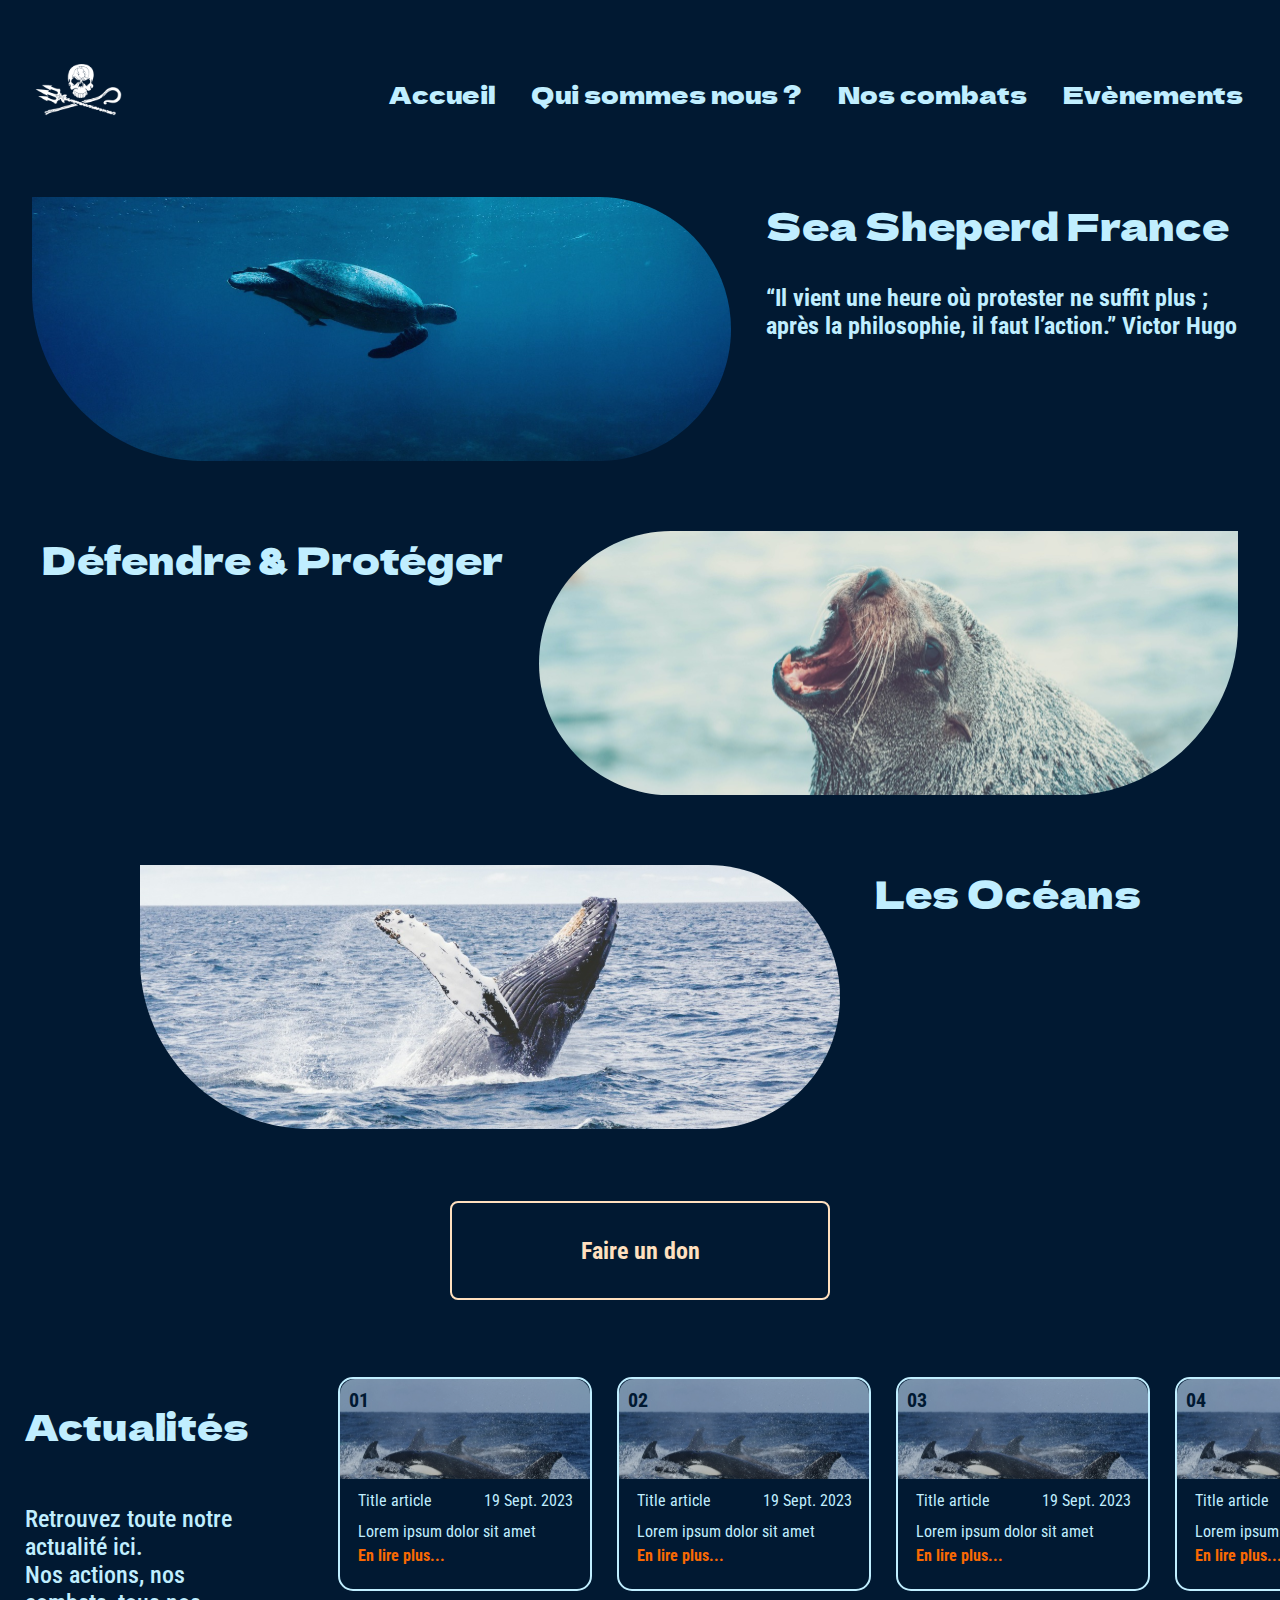
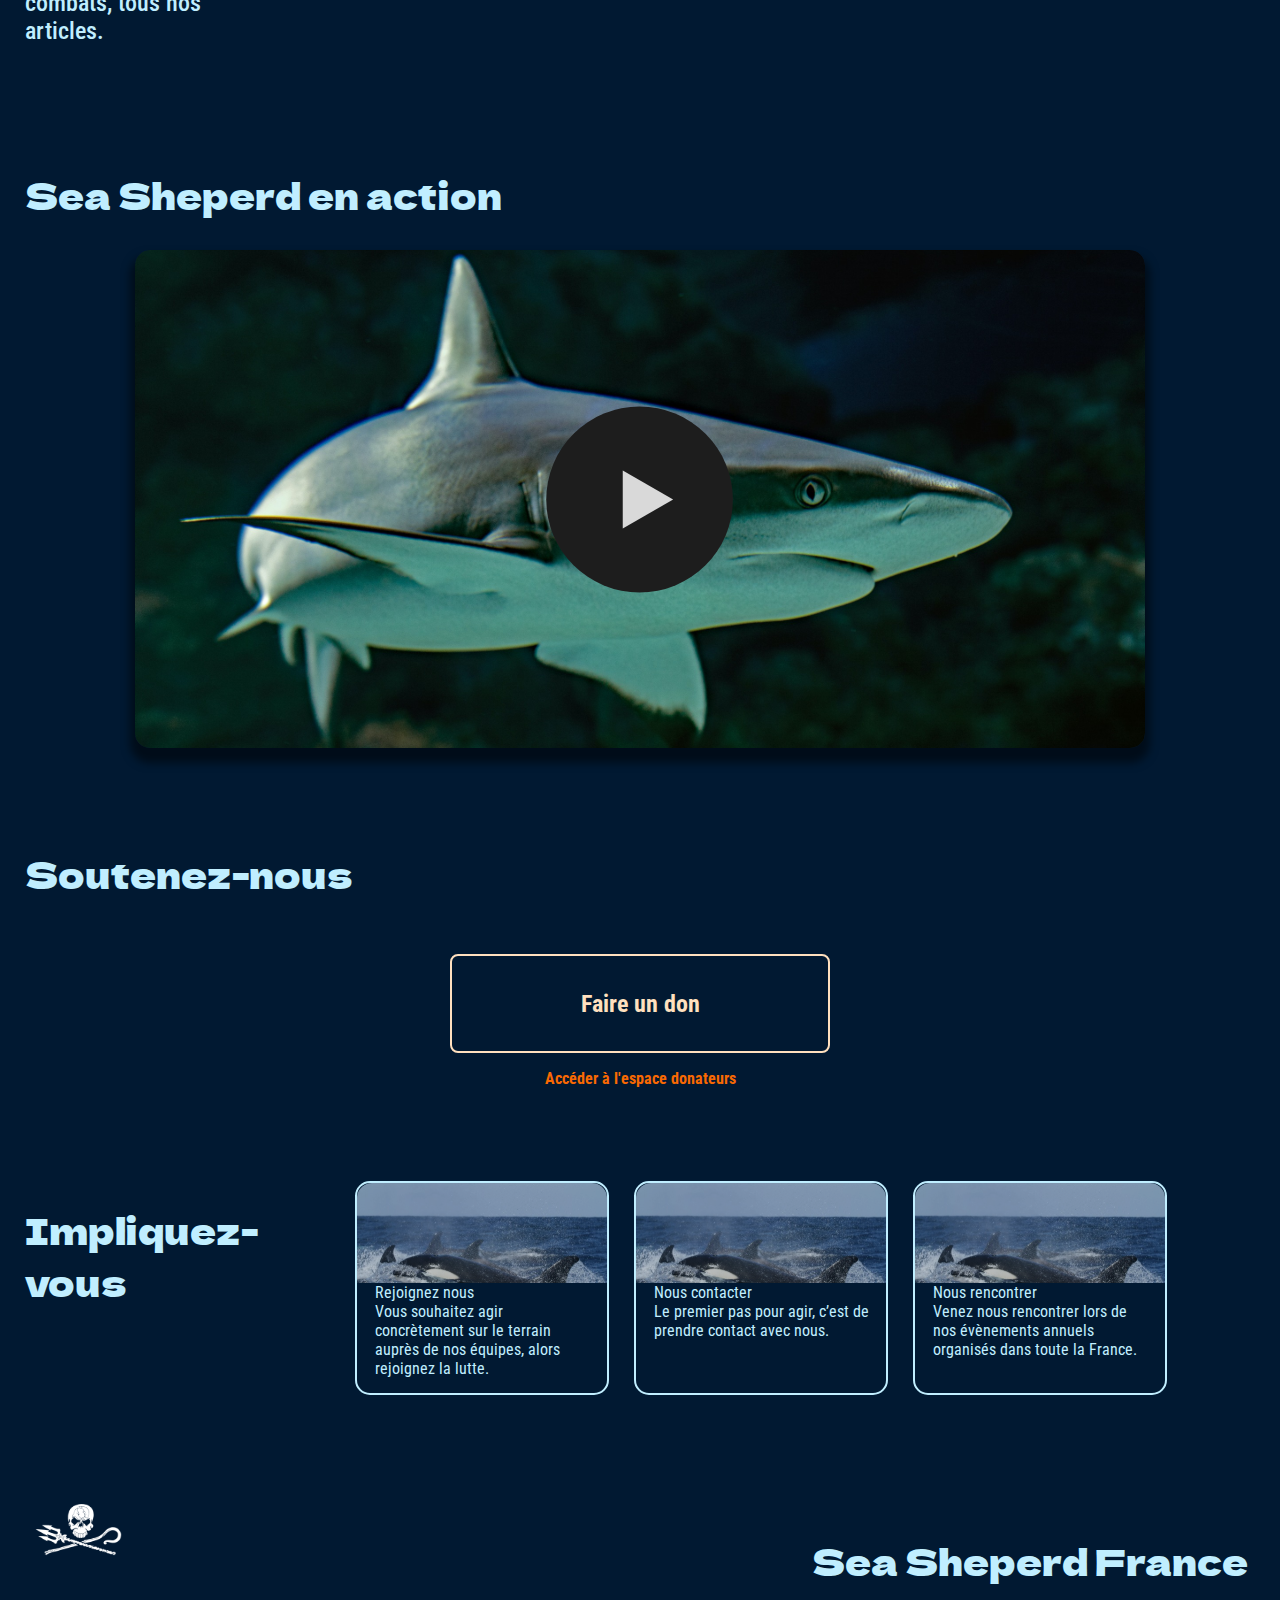
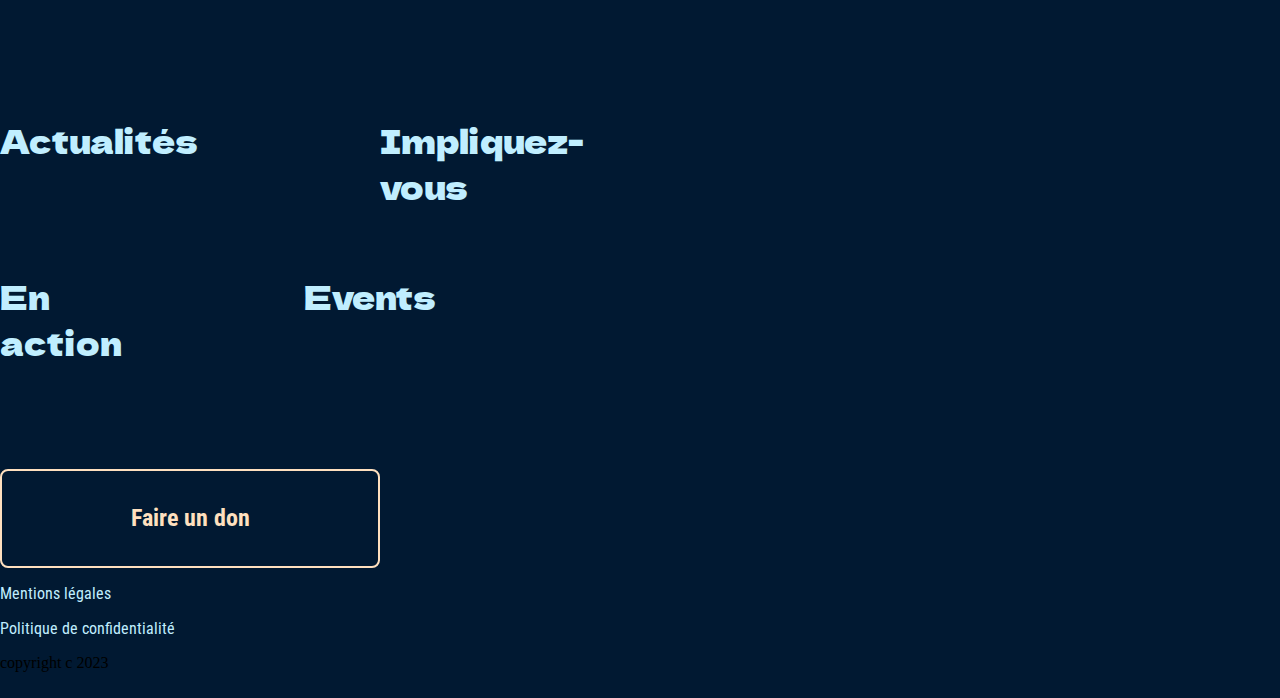
<file: index.html>
<!DOCTYPE html>
<html lang="fr">
<head>
    <meta charset="UTF-8">
    <meta name="viewport" content="width=device-width, initial-scale=1.0">
    <link rel="stylesheet" href="./CSS/styles.css">
    <link rel="preconnect" href="https://fonts.googleapis.com">
    <link rel="preconnect" href="https://fonts.gstatic.com" crossorigin>
    <link href="https://fonts.googleapis.com/css2?family=Dela+Gothic+One&display=swap" rel="stylesheet">
    <link rel="preconnect" href="https://fonts.googleapis.com">
    <link rel="preconnect" href="https://fonts.gstatic.com" crossorigin>
    <link href="https://fonts.googleapis.com/css2?family=Roboto+Condensed:wght@400;700&display=swap" rel="stylesheet">
    <title>Sea Sheperd France</title>
</head>
<body>
    <header id="header-container">
        <div class="logo">
            <img src="./CSS/assets/logo-sea-shepherd-france.svg" alt="Logo Sea Sheperd France" srcset="">
        </div>
        <nav class="navbarMenu">
            <ul>
                <li><a href="./index.html">Accueil</a></li>
                <li><a href="#">Qui sommes nous ?</a></li>
                <li><a href="#">Nos combats</a></li>
                <li><a href="./event.html">Evènements</a></li>
            </ul>
        </nav>
        <div class="button">
            <p>Faire un don</p>
        </div>
        <div class="menucontainer">
            <svg xmlns="http://www.w3.org/2000/svg" width="52" height="52" viewBox="0 0 52 52" fill="none" id="closeSVG">
                <circle cx="26" cy="26" r="26" fill="#C0EEFF" />
                <path d="M15.0434 15.8174L20.5881 20.5348L26.1329 25.2522L31.6777 29.9695L37.2225 34.6869" stroke="#011932" stroke-width="4" stroke-linecap="round"/>
                <path d="M14.9334 34.6367L20.4893 29.9325L26.0453 25.2282L31.6012 20.524L37.1571 15.8197" stroke="#011932" stroke-width="4" stroke-linecap="round"/>
              </svg>
            <nav class="navbar">
                <ul>
                    <li><a href="./index.html">Accueil</a></li>
                    <li><a href="#">Qui sommes nous ?</a></li>
                    <li><a href="#">Nos combats</a></li>
                    <li><a href="./event.html">Evènements</a></li>
                </ul>
            </nav>
        </div>
        <div class="burger-menu">
            <svg xmlns="http://www.w3.org/2000/svg" width="52" height="52" viewBox="0 0 52 52" fill="none">
                <circle cx="26" cy="26" r="26" fill="#C0EEFF"/>
                <path d="M10.6793 15.4681C10.6793 15.4681 17.7904 11.4398 17.9524 15.1505C18.1144 18.8613 25.0472 10.7511 25.2254 14.833C25.4037 18.9148 32.3203 10.4336 32.4985 14.5154C32.6767 18.5972 39.7716 14.1979 39.7716 14.1979" stroke="#011932" stroke-width="4" stroke-linecap="round"/>
                <path d="M11.1036 25.8592C11.1036 25.8592 18.2147 21.8309 18.3767 25.5416C18.5387 29.2524 25.4715 21.1423 25.6498 25.2241C25.828 29.3059 32.7446 20.8247 32.9228 24.9065C33.1011 28.9884 40.1959 24.589 40.1959 24.589" stroke="#011932" stroke-width="4" stroke-linecap="round"/>
                <path d="M11.5279 36.2508C11.5279 36.2508 18.639 32.2225 18.801 35.9332C18.963 39.644 25.8959 31.5339 26.0741 35.6157C26.2523 39.6975 33.1689 31.2163 33.3472 35.2981C33.5254 39.38 40.6202 34.9806 40.6202 34.9806" stroke="#011932" stroke-width="4" stroke-linecap="round"/>
              </svg>
        </div>
    </header>
    <main>
        <section id="section1">
            <div class="container">
                <div class="image-turtle"></div>
                <div class="text">
                    <h2>Sea Sheperd France</h2>
                    <p>“Il vient une heure où protester ne suffit plus ; après la philosophie, il faut l’action.” Victor Hugo</p>
                </div>
            </div>
            <div class="container">
                <div class="text">
                    <h2>Défendre & Protéger</h2>
                </div>
                <div class="image-phoque"></div>
            </div>
            <div class="container">
                <div class="image-baleine"></div>
                <div class="text">
                    <h2>Les Océans</h2>
                </div>
            </div>
            <div class="button">
                <p>Faire un don</p>
            </div>
        </section>
        <section class="section">
            <div class="textContainer">
                <h2>Actualités</h2>
                <p>Retrouvez toute notre actualité ici.<br>Nos actions, nos combats, tous nos articles.</p>
            </div>
            <div class="containercards">
                <div class="itemCard">
                    <div class="imgCard"><p>01</p></div>
                    <div class="textCard">
                        <div class="titletextCard">
                            <p>Title article</p>
                            <p>19 Sept. 2023</p>
                        </div>
                        <div class="paragraphCard">
                            <p>Lorem ipsum dolor sit amet</p>
                            <p><b>En lire plus...</b></p>
                        </div>
                    </div>
                </div>
                <div class="itemCard">
                    <div class="imgCard"><p>02</p></div>
                    <div class="textCard">
                        <div class="titletextCard">
                            <p>Title article</p>
                            <p>19 Sept. 2023</p>
                        </div>
                        <div class="paragraphCard">
                            <p>Lorem ipsum dolor sit amet</p>
                            <p><b>En lire plus...</b></p>
                        </div>
                    </div>
                </div>
                <div class="itemCard">
                    <div class="imgCard"><p>03</p></div>
                    <div class="textCard">
                        <div class="titletextCard">
                            <p>Title article</p>
                            <p>19 Sept. 2023</p>
                        </div>
                        <div class="paragraphCard">
                            <p>Lorem ipsum dolor sit amet</p>
                            <p><b>En lire plus...</b></p>
                        </div>
                    </div>
                </div>
                <div class="itemCard">
                    <div class="imgCard"><p>04</p></div>
                    <div class="textCard">
                        <div class="titletextCard">
                            <p>Title article</p>
                            <p>19 Sept. 2023</p>
                        </div>
                        <div class="paragraphCard">
                            <p>Lorem ipsum dolor sit amet</p>
                            <p><b>En lire plus...</b></p>
                        </div>
                    </div>
                </div>
                <div class="itemCard">
                    <div class="imgCard"><p>05</p></div>
                    <div class="textCard">
                        <div class="titletextCard">
                            <p>Title article</p>
                            <p>19 Sept. 2023</p>
                        </div>
                        <div class="paragraphCard">
                            <p>Lorem ipsum dolor sit amet</p>
                            <p><b>En lire plus...</b></p>
                        </div>
                    </div>
                </div>
            </div>
        </section>
        <section id="section3">
            <h2>Sea Sheperd en action</h2>
            <div class="containershark">
                <div class="video-shark"></div>
            </div>
        </section>
        <section id="section4">
            <h2>Soutenez-nous</h2>
            <div class="containersupport">
                <div class="button">
                    <p>Faire un don</p>
                </div>
                <p><b>Accéder à l'espace donateurs</b></p>
            </div>
        </section>
        <section class="section">
            <h2>Impliquez-vous</h2>
            <div class="implicationcards">
                <div class="itemCard">
                    <div class="imgCard"></div>
                    <div class="textCard">
                        <p>Rejoignez nous</p>
                        <p>Vous souhaitez agir concrètement sur le terrain auprès de nos équipes, alors rejoignez la lutte.</p>    
                    </div>
                </div>
                <div class="itemCard">
                    <div class="imgCard"></div>
                    <div class="textCard">
                        <p>Nous contacter</p>
                    <p>Le premier pas pour agir, c’est de prendre contact avec nous.</p>
                    </div>
                </div>
                <div class="itemCard">
                    <div class="imgCard"></div>
                    <div class="textCard">
                        <p>Nous rencontrer</p>
                    <p>Venez nous rencontrer lors de nos évènements annuels organisés dans toute la France.</p>
                    </div>
                </div>
            </div>
        </section>
    </main>
    <footer>
        <div class="head-footer">
            <div class="logo">
                <img src="./CSS/assets/logo-sea-shepherd-france.svg" alt="Logo Sea Sheperd France" srcset="">
            </div>
            <h2>Sea Sheperd France</h2>
        </div>
        <div class="socialmedia">
            <div class="facebook"></div>
            <div class="instagram"></div>
            <div class="twitter"></div>
            <div class="youtube"></div>
        </div>
        <div class="textcontainer">
            <div class="textLine">
                <div class="news">
                    <p>Actualités</p>
                </div>
                <div class="implication">
                    <p>Impliquez-vous</p>
                </div>
            </div>
            <div class="textLine">
                <div class="action">
                    <p>En action</p>
                </div>
                <div class="events">
                    <a href="./event.html"><p>Events</p></a>
                </div>
            </div>
        </div>
        <div class="button">
            <p>Faire un don</p>
        </div>
        <div class="legalpages">
            <div class="mentionslegales">
                <p>Mentions légales</p>
            </div>
            <div class="politiquedeconfidentialite">
                <p>Politique de confidentialité</p>
            </div>
        </div>
        <div class="copyright">
            copyright c 2023
        </div>
    </footer>
    <script src="./script.js"></script>
</body>
</html>
</file>
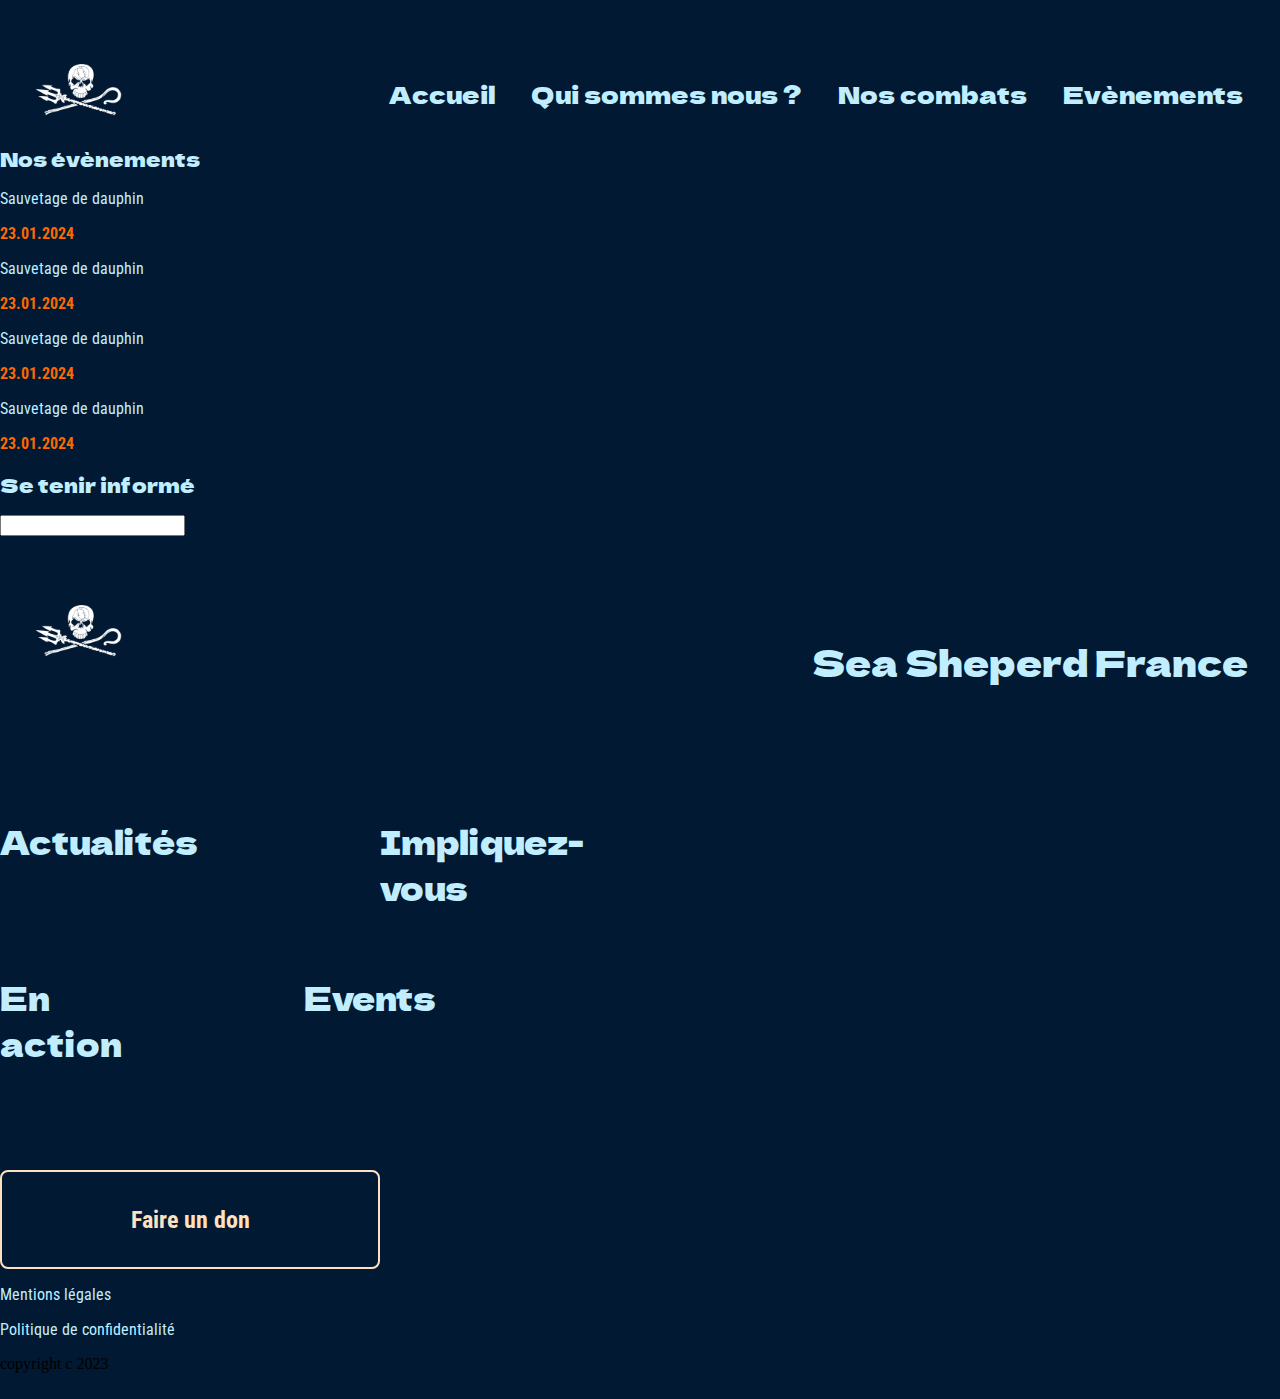
<file: event.html>
<!DOCTYPE html>
<html lang="fr">
<head>
    <meta charset="UTF-8">
    <meta name="viewport" content="width=device-width, initial-scale=1.0">
    <link rel="stylesheet" href="./CSS/styles.css">
    <link rel="preconnect" href="https://fonts.googleapis.com">
    <link rel="preconnect" href="https://fonts.gstatic.com" crossorigin>
    <link href="https://fonts.googleapis.com/css2?family=Dela+Gothic+One&display=swap" rel="stylesheet">
    <link rel="preconnect" href="https://fonts.googleapis.com">
    <link rel="preconnect" href="https://fonts.gstatic.com" crossorigin>
    <link href="https://fonts.googleapis.com/css2?family=Roboto+Condensed:wght@400;700&display=swap" rel="stylesheet">
    <title>Event</title>
</head>
<body>
    <header id="header-container">
        <div class="logo">
            <img src="./CSS/assets/logo-sea-shepherd-france.svg" alt="Logo Sea Sheperd France" srcset="">
        </div>
        <nav class="navbarMenu">
            <ul>
                <li><a href="./index.html">Accueil</a></li>
                <li><a href="#">Qui sommes nous ?</a></li>
                <li><a href="#">Nos combats</a></li>
                <li><a href="./event.html">Evènements</a></li>
            </ul>
        </nav>
        <div class="button">
            <p>Faire un don</p>
        </div>
        <div class="menucontainer">
            <svg xmlns="http://www.w3.org/2000/svg" width="52" height="52" viewBox="0 0 52 52" fill="none" id="closeSVG">
                <circle cx="26" cy="26" r="26" fill="#C0EEFF" />
                <path d="M15.0434 15.8174L20.5881 20.5348L26.1329 25.2522L31.6777 29.9695L37.2225 34.6869" stroke="#011932" stroke-width="4" stroke-linecap="round"/>
                <path d="M14.9334 34.6367L20.4893 29.9325L26.0453 25.2282L31.6012 20.524L37.1571 15.8197" stroke="#011932" stroke-width="4" stroke-linecap="round"/>
              </svg>
            <nav class="navbar">
                <ul>
                    <li><a href="./index.html">Accueil</a></li>
                    <li><a href="#">Qui sommes nous ?</a></li>
                    <li><a href="#">Nos combats</a></li>
                    <li><a href="./event.html">Evènements</a></li>
                </ul>
            </nav>
        </div>
        <div class="burger-menu">
            <svg xmlns="http://www.w3.org/2000/svg" width="52" height="52" viewBox="0 0 52 52" fill="none">
                <circle cx="26" cy="26" r="26" fill="#C0EEFF"/>
                <path d="M10.6793 15.4681C10.6793 15.4681 17.7904 11.4398 17.9524 15.1505C18.1144 18.8613 25.0472 10.7511 25.2254 14.833C25.4037 18.9148 32.3203 10.4336 32.4985 14.5154C32.6767 18.5972 39.7716 14.1979 39.7716 14.1979" stroke="#011932" stroke-width="4" stroke-linecap="round"/>
                <path d="M11.1036 25.8592C11.1036 25.8592 18.2147 21.8309 18.3767 25.5416C18.5387 29.2524 25.4715 21.1423 25.6498 25.2241C25.828 29.3059 32.7446 20.8247 32.9228 24.9065C33.1011 28.9884 40.1959 24.589 40.1959 24.589" stroke="#011932" stroke-width="4" stroke-linecap="round"/>
                <path d="M11.5279 36.2508C11.5279 36.2508 18.639 32.2225 18.801 35.9332C18.963 39.644 25.8959 31.5339 26.0741 35.6157C26.2523 39.6975 33.1689 31.2163 33.3472 35.2981C33.5254 39.38 40.6202 34.9806 40.6202 34.9806" stroke="#011932" stroke-width="4" stroke-linecap="round"/>
              </svg>
        </div>
    </header>
    <main>
        <section id="sectionEvent1">
            <h2>Nos évènements</h2>
        </section>
        <section id="sectionEvent2">
            <div class="eventCard1">
                <div class="closeCard">
                    <div class="title">
                        <p>Sauvetage de dauphin</p>
                        <p><b>23.01.2024</b></p>
                    </div>
                    <div class="arrow"></div>
                </div>
            </div>
            <div class="eventCard">
                <div class="closeCard">
                    <div class="title">
                        <p>Sauvetage de dauphin</p>
                        <p><b>23.01.2024</b></p>
                    </div>
                    <div class="arrow"></div>
                </div>
            </div>
            <div class="eventCard">
                <div class="closeCard">
                    <div class="title">
                        <p>Sauvetage de dauphin</p>
                        <p><b>23.01.2024</b></p>
                    </div>
                    <div class="arrow"></div>
                </div>
            </div>
            <div class="eventCard">
                <div class="closeCard">
                    <div class="title">
                        <p>Sauvetage de dauphin</p>
                        <p><b>23.01.2024</b></p>
                    </div>
                    <div class="arrow"></div>
                </div>
            </div>
        </section>
        <section id="newsletter">
            <label for="email"><h2>Se tenir informé</h2></label>
            <input type="email" name="email" id="email" required>
        </section>
    </main>
    <footer>
        <div class="head-footer">
            <div class="logo">
                <img src="./CSS/assets/logo-sea-shepherd-france.svg" alt="Logo Sea Sheperd France" srcset="">
            </div>
            <h2>Sea Sheperd France</h2>
        </div>
        <div class="socialmedia">
            <div class="facebook"></div>
            <div class="instagram"></div>
            <div class="twitter"></div>
            <div class="youtube"></div>
        </div>
        <div class="textcontainer">
            <div class="textLine">
                <div class="news">
                    <p>Actualités</p>
                </div>
                <div class="implication">
                    <p>Impliquez-vous</p>
                </div>
            </div>
            <div class="textLine">
                <div class="action">
                    <p>En action</p>
                </div>
                <div class="events">
                    <a href="./event.html"><p>Events</p></a>
                </div>
            </div>
        </div>
        <div class="button">
            <p>Faire un don</p>
        </div>
        <div class="legalpages">
            <div class="mentionslegales">
                <p>Mentions légales</p>
            </div>
            <div class="politiquedeconfidentialite">
                <p>Politique de confidentialité</p>
            </div>
        </div>
        <div class="copyright">
            copyright c 2023
        </div>
    </footer>
    <script src="./script.js"></script>
</body>
</html>
</file>
<file: CSS/styles.css>
@charset "UTF-8";
/*Définition des couleurs*/
b {
  color: #FA6902;
}

/*Définition de la typographie*/
/*Création du button*/
@media (max-width: 576px) {
  * {
    text-decoration: none;
    list-style: none;
  }
  body {
    background-color: #011932;
    max-width: 100vw;
    margin: 0;
    padding: 60px 0 2% 0;
  }
  h1, h2 {
    font-family: "Dela Gothic One", cursive;
    font-weight: 400;
    color: #C0EEFF;
    font-size: 20px;
  }
  p {
    font-family: "Roboto Condensed", sans-serif;
    color: #C0EEFF;
  }
  /*HEADER MOBILE*/
  #header-container {
    display: flex;
    justify-content: space-between;
    align-items: center;
    margin: 0 5% 0 5%;
  }
  #header-container .button {
    display: none;
  }
  .navbarMenu {
    display: none;
  }
  svg {
    cursor: pointer;
  }
  #closeSVG {
    padding-right: 5%;
    padding-top: 5%;
  }
  .menucontainer {
    position: fixed;
    top: 0;
    right: 0;
    width: 100vw;
    height: 100vh;
    display: flex;
    padding-top: 10%;
    flex-direction: column;
    align-items: flex-end;
    gap: 89px;
    background-color: #C0EEFF;
  }
  .menucontainer .navbar {
    display: flex;
    width: inherit;
    flex-direction: column;
    align-items: center;
    justify-content: center;
  }
  .menucontainer .navbar ul {
    display: flex;
    width: 342px;
    flex-direction: column;
    justify-content: center;
    align-items: center;
    padding: 0;
    gap: 70px;
  }
  .menucontainer .navbar ul a {
    font-family: "Dela Gothic One", cursive;
    color: #011932;
    font-size: 28px;
    font-weight: 400;
  }
  /*SECTION 1*/
  #section1 {
    display: flex;
    flex-direction: column;
    align-items: center;
  }
  .container {
    display: flex;
    justify-content: center;
    align-items: flex-start;
    width: 21em;
    gap: 24px;
    margin-top: 60px;
  }
  .text h2 {
    margin-top: 0;
    font-size: 20px;
    font-weight: 400;
  }
  .text p {
    font-size: 16px;
    font-weight: 700;
    width: 14rem;
  }
  .image-turtle {
    background-image: url(./assets/turtleimg.svg);
    background-size: cover;
    background-repeat: no-repeat;
    width: 68px;
    height: 115px;
    flex-shrink: 0;
  }
  .button {
    margin-top: 3em;
  }
  /*SECTION 2*/
  /*SECTION 3*/
  /*SECTION 4*/
  /*SECTION 5*/
  /*FOOTER*/
}
@media (max-width: 576px) and (max-width: 576px) {
  .button {
    display: flex;
    width: 159px;
    height: 46px;
    padding: 5px 15px;
    justify-content: center;
    align-items: center;
    gap: 10px;
    flex-shrink: 0;
    border-radius: 10px;
    border: 2px solid #FFE0BF;
    background: #011932;
    color: #FFE0BF;
    font-family: "Roboto Condensed", sans-serif;
    font-size: 20px;
    font-style: normal;
    font-weight: 700;
    line-height: normal;
    transition: background-color ease-in-out 300ms, color ease 0.25ms;
    cursor: pointer;
  }
  .button:hover {
    background: #FFE0BF;
    color: #011932;
    box-shadow: 0px 3px 12px 0px rgba(255, 224, 191, 0.2);
  }
  .button:focus {
    background: #FFE0BF;
    color: #011932;
    box-shadow: 0px 3px 12px 0px rgba(255, 224, 191, 0.2);
  }
}
@media (max-width: 576px) and (min-width: 577px) and (max-width: 1279px) {
  .button {
    display: flex;
    width: 246px;
    height: 45px;
    padding: 15px 25px;
    justify-content: center;
    align-items: center;
    gap: 10px;
    flex-shrink: 0;
    border-radius: 8px;
    border: 2px solid #FFE0BF;
    background: #011932;
    color: #FFE0BF;
    font-family: "Roboto Condensed", sans-serif;
    font-size: 24px;
    font-style: normal;
    font-weight: 700;
    line-height: normal;
    transition: background-color ease-in-out 300ms, color ease 0.25ms;
    cursor: pointer;
  }
  .button:hover {
    background: #FFE0BF;
    color: #011932;
    box-shadow: 0px 3px 12px 0px rgba(255, 224, 191, 0.2);
  }
  .button:focus {
    background: #FFE0BF;
    color: #011932;
    box-shadow: 0px 3px 12px 0px rgba(255, 224, 191, 0.2);
  }
}
@media (max-width: 576px) and (min-width: 1280px) {
  .button {
    display: flex;
    width: 326px;
    height: 65px;
    padding: 15px 25px;
    justify-content: center;
    align-items: center;
    gap: 10px;
    flex-shrink: 0;
    border-radius: 8px;
    border: 2px solid #FFE0BF;
    background: #011932;
    color: #FFE0BF;
    font-family: "Roboto Condensed", sans-serif;
    font-size: 24px;
    font-style: normal;
    font-weight: 700;
    line-height: normal;
    transition: background-color ease-in-out 300ms, color ease 0.25ms;
    cursor: pointer;
  }
  .button:hover {
    background: #FFE0BF;
    color: #011932;
    box-shadow: 0px 3px 12px 0px rgba(255, 224, 191, 0.2);
  }
  .button:focus {
    background: #FFE0BF;
    color: #011932;
    box-shadow: 0px 3px 12px 0px rgba(255, 224, 191, 0.2);
  }
}
@media (max-width: 576px) {
  .button p {
    margin: 0;
    color: #FFE0BF;
  }
  .button:hover p {
    color: #011932;
  }
  .image-phoque {
    background-image: url(./assets/phoque.svg);
    background-size: cover;
    background-repeat: no-repeat;
    width: 183px;
    height: 85px;
    flex-shrink: 0;
  }
  .image-baleine {
    background-image: url(./assets/baleine.svg);
    background-size: cover;
    background-repeat: no-repeat;
    width: 183px;
    height: 85px;
    flex-shrink: 0;
  }
  .section {
    display: flex;
    flex-direction: column;
    align-items: flex-start;
    overflow-x: hidden;
    margin-top: 69px;
  }
  .section h2 {
    padding-left: 25px;
  }
  .textContainer p {
    display: none;
  }
  .containercards {
    display: flex;
    width: 100%;
    height: auto;
    padding: 8px 5px 40px 25px;
    align-items: center;
    gap: 25px;
    flex-shrink: 0;
    overflow-x: scroll;
  }
  .itemCard {
    width: 250px;
    height: 210px;
    flex-shrink: 0;
    border-radius: 15px;
    border: 2px solid #C0EEFF;
    background: #011932;
    display: flex;
    flex-direction: column;
    align-items: flex-start;
  }
  .itemCard p {
    margin: 0;
  }
  .imgCard {
    background-image: url(./assets/orques.svg);
    width: 250px;
    height: 100px;
  }
  .imgCard p {
    color: #011932;
    font-weight: 700;
    font-size: 20px;
    margin-top: 8.5px;
    margin-left: 8.5px;
  }
  .textCard {
    margin-left: 18px;
    margin-right: 18px;
    width: 215px;
    display: flex;
    flex-direction: column;
  }
  .textCard .titletextCard {
    display: flex;
    flex-direction: row;
    justify-content: space-between;
    margin-top: 12px;
  }
  .textCard .paragraphCard {
    display: flex;
    flex-direction: column;
    gap: 4.5px;
    margin-top: 12px;
  }
  #section3 {
    display: flex;
    flex-direction: column;
    margin-top: 69px;
  }
  #section3 h2 {
    padding-left: 25px;
  }
  .containershark {
    display: flex;
    flex-direction: column;
    align-items: center;
    width: 100%;
  }
  .video-shark {
    background-image: url(./assets/sharkYT.svg);
    background-size: cover;
    background-repeat: no-repeat;
    width: 341px;
    height: 169px;
    flex-shrink: 0;
    border-radius: 15px;
    box-shadow: 0 10px 8px 5px rgba(0, 0, 0, 0.5);
  }
  #section4 {
    display: flex;
    flex-direction: column;
    margin-top: 69px;
  }
  #section4 h2 {
    padding-left: 25px;
  }
  .containersupport {
    display: flex;
    flex-direction: column;
    justify-content: center;
    align-items: center;
  }
  .containersupport .button {
    margin-top: 25px;
  }
  .implicationcards {
    display: flex;
    align-items: center;
    gap: 25px;
    overflow-x: scroll;
    width: 100%;
    height: auto;
    padding: 8px 5px 40px 25px;
  }
  .head-footer {
    display: flex;
    width: 22em;
    margin-top: 69px;
    justify-content: flex-start;
    gap: 7px;
  }
  .textcontainer {
    display: flex;
    flex-direction: column;
    width: 20em;
    margin-top: 69px;
  }
  .textcontainer .textLine {
    display: flex;
    flex-direction: row;
    justify-content: flex-start;
  }
  .textcontainer .textLine .news {
    padding-right: 96px;
  }
  .textcontainer .textLine .action {
    padding-right: 105px;
  }
  .textcontainer .textLine p {
    font-family: "Dela Gothic One";
    font-size: 14px;
    font-style: normal;
    font-weight: 400;
  }
  footer {
    display: flex;
    flex-direction: column;
    align-items: center;
  }
  footer .button {
    width: 85%;
    height: 75px;
    display: flex;
    justify-content: center;
    align-items: center;
    margin: 60px 24px;
  }
  footer .button p {
    color: #FFE0BF;
    font-size: 24px;
    font-style: normal;
    font-weight: 700;
    line-height: normal;
  }
  #sectionEvent1 {
    margin-left: 24px;
    margin-top: 62px;
    margin-bottom: 42px;
  }
  #sectionEvent2 {
    width: 100vw;
    height: 360px;
  }
  #sectionEvent2 .eventCard1 {
    border-top: 1px solid #C0EEFF;
    border-bottom: 1px solid #C0EEFF;
    height: 90px;
  }
  #sectionEvent2 .eventCard1 .closeCard {
    display: flex;
    flex-direction: row;
    justify-content: space-between;
  }
  #sectionEvent2 .eventCard1 .closeCard .title {
    margin-left: 24px;
  }
  #sectionEvent2 .eventCard1 .closeCard .title p {
    color: #C0EEFF;
    font-weight: 700;
    font-size: 16px;
  }
  #sectionEvent2 .eventCard1 .closeCard .title b {
    color: #FFE0BF;
  }
  #sectionEvent2 .eventCard1 .closeCard .arrow {
    background-image: url(./assets/arrow-custom.svg);
    background-size: cover;
    background-repeat: no-repeat;
    width: 23.213px;
    height: 23px;
    flex-shrink: 0;
    margin-top: 20px;
    margin-right: 24px;
  }
  #sectionEvent2 .eventCard {
    border-bottom: 1px solid #C0EEFF;
    height: 90px;
  }
  #sectionEvent2 .eventCard .closeCard {
    display: flex;
    flex-direction: row;
    justify-content: space-between;
  }
  #sectionEvent2 .eventCard .closeCard .title {
    margin-left: 24px;
  }
  #sectionEvent2 .eventCard .closeCard .title p {
    color: #C0EEFF;
    font-weight: 700;
    font-size: 16px;
  }
  #sectionEvent2 .eventCard .closeCard .title b {
    color: #FFE0BF;
  }
  #sectionEvent2 .eventCard .closeCard .arrow {
    background-image: url(./assets/arrow-custom.svg);
    background-size: cover;
    background-repeat: no-repeat;
    width: 23.213px;
    height: 23px;
    flex-shrink: 0;
    margin-top: 20px;
    margin-right: 24px;
  }
  #newsletter {
    display: flex;
    flex-direction: column;
    align-items: center;
  }
}
@media (min-width: 577px) and (max-width: 1279px) {
  * {
    text-decoration: none;
    list-style: none;
  }
  body {
    background-color: #011932;
    max-width: 100vw;
    margin: 0;
    padding: 60px 0 2% 0;
  }
  h1, h2 {
    font-family: "Dela Gothic One", cursive;
    font-weight: 400;
    color: #C0EEFF;
    font-size: 20px;
  }
  p {
    font-family: "Roboto Condensed", sans-serif;
    color: #C0EEFF;
  }
  /*HEADER TABLET*/
  #header-container {
    display: flex;
    justify-content: space-between;
    align-items: center;
    margin: 0 5% 0 5%;
  }
  #header-container .button {
    display: none;
  }
  .navbarMenu {
    display: none;
  }
  svg {
    cursor: pointer;
  }
  #closeSVG {
    padding-right: 5%;
    padding-top: 5%;
  }
  .menucontainer {
    position: fixed;
    top: 0;
    right: 0;
    width: 100vw;
    height: 100vh;
    display: flex;
    padding-top: 10%;
    flex-direction: column;
    align-items: flex-end;
    gap: 89px;
    background-color: #C0EEFF;
  }
  .menucontainer .navbar {
    display: flex;
    width: inherit;
    flex-direction: column;
    align-items: center;
    justify-content: center;
  }
  .menucontainer .navbar ul {
    display: flex;
    width: 342px;
    flex-direction: column;
    justify-content: center;
    align-items: center;
    padding: 0;
    gap: 70px;
  }
  .menucontainer .navbar ul a {
    font-family: "Dela Gothic One", cursive;
    color: #011932;
    font-size: 28px;
    font-weight: 400;
  }
  /*SECTION 1 - TABLET*/
  #section1 {
    display: flex;
    flex-direction: column;
    align-items: center;
  }
  .container {
    display: flex;
    justify-content: center;
    align-items: flex-start;
    width: 48em;
    gap: 35px;
    margin-top: 70px;
  }
  .text h2 {
    margin-top: 0;
    font-size: 36px;
    font-weight: 400;
  }
  .text p {
    font-size: 24px;
    font-weight: 700;
  }
  .image-turtle {
    background-image: url(./assets/turtletablet.svg);
    background-size: cover;
    background-repeat: no-repeat;
    width: 12.332em;
    height: 20.052em;
    flex-shrink: 0;
  }
  .button {
    margin-top: 3em;
  }
  /*SECTION 2 - TABLET*/
  /*SECTION 3 - TABLET*/
  /*SECTION 4 - TABLET*/
  /*SECTION 5 - TABLET*/
  /*FOOTER - TABLET*/
}
@media (min-width: 577px) and (max-width: 1279px) and (max-width: 576px) {
  .button {
    display: flex;
    width: 159px;
    height: 46px;
    padding: 5px 15px;
    justify-content: center;
    align-items: center;
    gap: 10px;
    flex-shrink: 0;
    border-radius: 10px;
    border: 2px solid #FFE0BF;
    background: #011932;
    color: #FFE0BF;
    font-family: "Roboto Condensed", sans-serif;
    font-size: 20px;
    font-style: normal;
    font-weight: 700;
    line-height: normal;
    transition: background-color ease-in-out 300ms, color ease 0.25ms;
    cursor: pointer;
  }
  .button:hover {
    background: #FFE0BF;
    color: #011932;
    box-shadow: 0px 3px 12px 0px rgba(255, 224, 191, 0.2);
  }
  .button:focus {
    background: #FFE0BF;
    color: #011932;
    box-shadow: 0px 3px 12px 0px rgba(255, 224, 191, 0.2);
  }
}
@media (min-width: 577px) and (max-width: 1279px) and (min-width: 577px) and (max-width: 1279px) {
  .button {
    display: flex;
    width: 246px;
    height: 45px;
    padding: 15px 25px;
    justify-content: center;
    align-items: center;
    gap: 10px;
    flex-shrink: 0;
    border-radius: 8px;
    border: 2px solid #FFE0BF;
    background: #011932;
    color: #FFE0BF;
    font-family: "Roboto Condensed", sans-serif;
    font-size: 24px;
    font-style: normal;
    font-weight: 700;
    line-height: normal;
    transition: background-color ease-in-out 300ms, color ease 0.25ms;
    cursor: pointer;
  }
  .button:hover {
    background: #FFE0BF;
    color: #011932;
    box-shadow: 0px 3px 12px 0px rgba(255, 224, 191, 0.2);
  }
  .button:focus {
    background: #FFE0BF;
    color: #011932;
    box-shadow: 0px 3px 12px 0px rgba(255, 224, 191, 0.2);
  }
}
@media (min-width: 577px) and (max-width: 1279px) and (min-width: 1280px) {
  .button {
    display: flex;
    width: 326px;
    height: 65px;
    padding: 15px 25px;
    justify-content: center;
    align-items: center;
    gap: 10px;
    flex-shrink: 0;
    border-radius: 8px;
    border: 2px solid #FFE0BF;
    background: #011932;
    color: #FFE0BF;
    font-family: "Roboto Condensed", sans-serif;
    font-size: 24px;
    font-style: normal;
    font-weight: 700;
    line-height: normal;
    transition: background-color ease-in-out 300ms, color ease 0.25ms;
    cursor: pointer;
  }
  .button:hover {
    background: #FFE0BF;
    color: #011932;
    box-shadow: 0px 3px 12px 0px rgba(255, 224, 191, 0.2);
  }
  .button:focus {
    background: #FFE0BF;
    color: #011932;
    box-shadow: 0px 3px 12px 0px rgba(255, 224, 191, 0.2);
  }
}
@media (min-width: 577px) and (max-width: 1279px) {
  .button p {
    margin: 0;
    color: #FFE0BF;
  }
  .button:hover p {
    color: #011932;
  }
  .image-phoque {
    background-image: url(./assets/phoquetablet.svg);
    background-size: cover;
    background-repeat: no-repeat;
    width: 29.627em;
    height: 12.533em;
    flex-shrink: 0;
  }
  .image-baleine {
    background-image: url(./assets/baleinetablet.svg);
    background-size: cover;
    background-repeat: no-repeat;
    width: 29.627em;
    height: 12.533em;
    flex-shrink: 0;
  }
  .section {
    display: flex;
    flex-direction: row;
    align-items: flex-start;
    overflow-x: hidden;
    margin-top: 69px;
    gap: 64px;
  }
  .section h2 {
    padding-left: 25px;
    font-size: 36px;
    font-weight: 400;
  }
  .textContainer {
    display: flex;
    flex-direction: column;
  }
  .textContainer p {
    font-size: 24px;
    font-weight: 500;
    padding-left: 25px;
  }
  .containercards {
    display: flex;
    width: 100%;
    height: auto;
    padding: 8px 5px 40px 25px;
    align-items: center;
    gap: 25px;
    flex-shrink: 0;
    overflow-x: scroll;
  }
  .itemCard {
    width: 250px;
    height: 210px;
    flex-shrink: 0;
    border-radius: 15px;
    border: 2px solid #C0EEFF;
    background: #011932;
    display: flex;
    flex-direction: column;
    align-items: flex-start;
  }
  .itemCard p {
    margin: 0;
  }
  .imgCard {
    background-image: url(./assets/orques.svg);
    width: 250px;
    height: 100px;
  }
  .imgCard p {
    color: #011932;
    font-weight: 700;
    font-size: 20px;
    margin-top: 8.5px;
    margin-left: 8.5px;
  }
  .textCard {
    margin-left: 18px;
    margin-right: 18px;
    width: 215px;
    display: flex;
    flex-direction: column;
  }
  .textCard .titletextCard {
    display: flex;
    flex-direction: row;
    justify-content: space-between;
    margin-top: 12px;
  }
  .textCard .paragraphCard {
    display: flex;
    flex-direction: column;
    gap: 4.5px;
    margin-top: 12px;
  }
  #section3 {
    display: flex;
    flex-direction: column;
    margin-top: 69px;
  }
  #section3 h2 {
    padding-left: 25px;
    font-size: 36px;
    font-weight: 400;
  }
  .containershark {
    display: flex;
    flex-direction: column;
    align-items: center;
    width: 100%;
  }
  .video-shark {
    background-image: url(./assets/video-yttablet.svg);
    background-size: cover;
    background-repeat: no-repeat;
    width: 762px;
    height: 376.075px;
    flex-shrink: 0;
    border-radius: 15px;
    box-shadow: 0 10px 8px 5px rgba(0, 0, 0, 0.5);
  }
  #section4 {
    display: flex;
    flex-direction: column;
    margin-top: 69px;
  }
  #section4 h2 {
    padding-left: 25px;
    font-size: 36px;
    font-weight: 400;
  }
  .containersupport {
    display: flex;
    flex-direction: column;
    justify-content: center;
    align-items: center;
  }
  .containersupport .button {
    margin-top: 25px;
  }
  .implicationcards {
    display: flex;
    align-items: center;
    gap: 25px;
    overflow-x: scroll;
    width: 100%;
    height: auto;
    padding: 8px 5px 40px 25px;
  }
  .head-footer {
    display: flex;
    margin-top: 69px;
    margin-left: 32px;
    margin-right: 32px;
    justify-content: space-between;
  }
  .head-footer h2 {
    font-size: 36px;
    font-weight: 400;
  }
  .textcontainer {
    display: flex;
    flex-direction: column;
    width: 20em;
    margin-top: 69px;
  }
  .textcontainer .textLine {
    display: flex;
    flex-direction: row;
    justify-content: flex-start;
  }
  .textcontainer .textLine .news {
    padding-right: 183px;
  }
  .textcontainer .textLine .action {
    padding-right: 183px;
  }
  .textcontainer .textLine p {
    font-family: "Dela Gothic One";
    font-size: 32px;
    font-style: normal;
    font-weight: 400;
  }
}
/*LAPTOP RULES*/
@media (min-width: 1280px) and (max-width: 1439px) {
  * {
    text-decoration: none;
    list-style: none;
  }
  body {
    background-color: #011932;
    max-width: 100vw;
    margin: 0;
    padding: 60px 0 2% 0;
  }
  h1, h2 {
    font-family: "Dela Gothic One", cursive;
    font-weight: 400;
    color: #C0EEFF;
    font-size: 20px;
  }
  p {
    font-family: "Roboto Condensed", sans-serif;
    color: #C0EEFF;
  }
  /*HEADER LAPTOP*/
  #header-container {
    display: flex;
    align-items: center;
    justify-content: space-between;
    margin: 0 32px;
  }
  #header-container .button {
    display: none;
  }
  #header-container .logo {
    margin-right: 15%;
  }
  .navbarMenu {
    display: flex;
  }
  .navbarMenu ul {
    display: flex;
    align-items: center;
  }
  .navbarMenu ul a {
    font-family: "Dela Gothic One", cursive;
    color: #C0EEFF;
    font-size: 24px;
    font-weight: 400;
    padding-left: 1.5em;
  }
  svg {
    display: none;
  }
  #closeSVG {
    display: none;
  }
  .menucontainer {
    display: none;
  }
  /*SECTION 1 - LAPTOP*/
  #section1 {
    display: flex;
    flex-direction: column;
    align-items: center;
  }
  .container {
    display: flex;
    justify-content: center;
    align-items: flex-start;
    gap: 35px;
    margin-top: 70px;
    padding: 0 32px;
  }
  .text h2 {
    margin-top: 0;
    font-size: 38px;
    font-weight: 400;
  }
  .text p {
    font-size: 24px;
    font-weight: 700;
  }
  .image-turtle {
    background-image: url(./assets/turtlelaptop.svg);
    background-size: cover;
    background-repeat: no-repeat;
    width: 43.688em;
    height: 16.5em;
    flex-shrink: 0;
  }
  .button {
    margin-top: 3em;
  }
  /*SECTION 2 - LAPTOP*/
  /*SECTION 3 - LAPTOP*/
  /*SECTION 4 - LAPTOP*/
  /*SECTION 5 - LAPTOP*/
  /*FOOTER - LAPTOP*/
}
@media (min-width: 1280px) and (max-width: 1439px) and (max-width: 576px) {
  .button {
    display: flex;
    width: 159px;
    height: 46px;
    padding: 5px 15px;
    justify-content: center;
    align-items: center;
    gap: 10px;
    flex-shrink: 0;
    border-radius: 10px;
    border: 2px solid #FFE0BF;
    background: #011932;
    color: #FFE0BF;
    font-family: "Roboto Condensed", sans-serif;
    font-size: 20px;
    font-style: normal;
    font-weight: 700;
    line-height: normal;
    transition: background-color ease-in-out 300ms, color ease 0.25ms;
    cursor: pointer;
  }
  .button:hover {
    background: #FFE0BF;
    color: #011932;
    box-shadow: 0px 3px 12px 0px rgba(255, 224, 191, 0.2);
  }
  .button:focus {
    background: #FFE0BF;
    color: #011932;
    box-shadow: 0px 3px 12px 0px rgba(255, 224, 191, 0.2);
  }
}
@media (min-width: 1280px) and (max-width: 1439px) and (min-width: 577px) and (max-width: 1279px) {
  .button {
    display: flex;
    width: 246px;
    height: 45px;
    padding: 15px 25px;
    justify-content: center;
    align-items: center;
    gap: 10px;
    flex-shrink: 0;
    border-radius: 8px;
    border: 2px solid #FFE0BF;
    background: #011932;
    color: #FFE0BF;
    font-family: "Roboto Condensed", sans-serif;
    font-size: 24px;
    font-style: normal;
    font-weight: 700;
    line-height: normal;
    transition: background-color ease-in-out 300ms, color ease 0.25ms;
    cursor: pointer;
  }
  .button:hover {
    background: #FFE0BF;
    color: #011932;
    box-shadow: 0px 3px 12px 0px rgba(255, 224, 191, 0.2);
  }
  .button:focus {
    background: #FFE0BF;
    color: #011932;
    box-shadow: 0px 3px 12px 0px rgba(255, 224, 191, 0.2);
  }
}
@media (min-width: 1280px) and (max-width: 1439px) and (min-width: 1280px) {
  .button {
    display: flex;
    width: 326px;
    height: 65px;
    padding: 15px 25px;
    justify-content: center;
    align-items: center;
    gap: 10px;
    flex-shrink: 0;
    border-radius: 8px;
    border: 2px solid #FFE0BF;
    background: #011932;
    color: #FFE0BF;
    font-family: "Roboto Condensed", sans-serif;
    font-size: 24px;
    font-style: normal;
    font-weight: 700;
    line-height: normal;
    transition: background-color ease-in-out 300ms, color ease 0.25ms;
    cursor: pointer;
  }
  .button:hover {
    background: #FFE0BF;
    color: #011932;
    box-shadow: 0px 3px 12px 0px rgba(255, 224, 191, 0.2);
  }
  .button:focus {
    background: #FFE0BF;
    color: #011932;
    box-shadow: 0px 3px 12px 0px rgba(255, 224, 191, 0.2);
  }
}
@media (min-width: 1280px) and (max-width: 1439px) {
  .button p {
    margin: 0;
    color: #FFE0BF;
  }
  .button:hover p {
    color: #011932;
  }
  .image-phoque {
    background-image: url(./assets/phoquelaptop.svg);
    background-size: cover;
    background-repeat: no-repeat;
    width: 43.688em;
    height: 16.5em;
    flex-shrink: 0;
  }
  .image-baleine {
    background-image: url(./assets/baleinelaptop.svg);
    background-size: cover;
    background-repeat: no-repeat;
    width: 43.75em;
    height: 16.5em;
    flex-shrink: 0;
  }
  .section {
    display: flex;
    flex-direction: row;
    align-items: flex-start;
    overflow-x: hidden;
    margin-top: 69px;
    gap: 64px;
  }
  .section h2 {
    padding-left: 25px;
    font-size: 36px;
    font-weight: 400;
  }
  .textContainer {
    display: flex;
    flex-direction: column;
  }
  .textContainer p {
    font-size: 24px;
    font-weight: 500;
    padding-left: 25px;
  }
  .containercards {
    display: flex;
    width: 100%;
    height: auto;
    padding: 8px 5px 40px 25px;
    align-items: center;
    gap: 25px;
    flex-shrink: 0;
    overflow-x: scroll;
  }
  .itemCard {
    width: 250px;
    height: 210px;
    flex-shrink: 0;
    border-radius: 15px;
    border: 2px solid #C0EEFF;
    background: #011932;
    display: flex;
    flex-direction: column;
    align-items: flex-start;
  }
  .itemCard p {
    margin: 0;
  }
  .imgCard {
    background-image: url(./assets/orques.svg);
    width: 250px;
    height: 100px;
  }
  .imgCard p {
    color: #011932;
    font-weight: 700;
    font-size: 20px;
    margin-top: 8.5px;
    margin-left: 8.5px;
  }
  .textCard {
    margin-left: 18px;
    margin-right: 18px;
    width: 215px;
    display: flex;
    flex-direction: column;
  }
  .textCard .titletextCard {
    display: flex;
    flex-direction: row;
    justify-content: space-between;
    margin-top: 12px;
  }
  .textCard .paragraphCard {
    display: flex;
    flex-direction: column;
    gap: 4.5px;
    margin-top: 12px;
  }
  #section3 {
    display: flex;
    flex-direction: column;
    margin-top: 69px;
  }
  #section3 h2 {
    padding-left: 25px;
    font-size: 36px;
    font-weight: 400;
  }
  .containershark {
    display: flex;
    flex-direction: column;
    align-items: center;
    width: 100%;
  }
  .video-shark {
    background-image: url(./assets/sharkYTlaptop.svg);
    background-size: cover;
    background-repeat: no-repeat;
    width: 1010px;
    height: 498.908px;
    flex-shrink: 0;
    border-radius: 15px;
    box-shadow: 0 10px 8px 5px rgba(0, 0, 0, 0.5);
  }
  #section4 {
    display: flex;
    flex-direction: column;
    margin-top: 69px;
  }
  #section4 h2 {
    padding-left: 25px;
    font-size: 36px;
    font-weight: 400;
  }
  .containersupport {
    display: flex;
    flex-direction: column;
    justify-content: center;
    align-items: center;
  }
  .containersupport .button {
    margin-top: 25px;
  }
  .implicationcards {
    display: flex;
    align-items: center;
    gap: 25px;
    overflow-x: scroll;
    width: 100%;
    height: auto;
    padding: 8px 5px 40px 25px;
  }
  .head-footer {
    display: flex;
    margin-top: 69px;
    margin-left: 32px;
    margin-right: 32px;
    justify-content: space-between;
  }
  .head-footer h2 {
    font-size: 36px;
    font-weight: 400;
  }
  .textcontainer {
    display: flex;
    flex-direction: column;
    width: 20em;
    margin-top: 69px;
  }
  .textcontainer .textLine {
    display: flex;
    flex-direction: row;
    justify-content: flex-start;
  }
  .textcontainer .textLine .news {
    padding-right: 183px;
  }
  .textcontainer .textLine .action {
    padding-right: 183px;
  }
  .textcontainer .textLine p {
    font-family: "Dela Gothic One";
    font-size: 32px;
    font-style: normal;
    font-weight: 400;
  }
}
/*DESKTOP RULES*/
@media (min-width: 1440px) {
  * {
    text-decoration: none;
    list-style: none;
  }
  body {
    background-color: #011932;
    max-width: 100vw;
    margin: 0;
    padding: 60px 0 2% 0;
  }
  h1, h2 {
    font-family: "Dela Gothic One", cursive;
    font-weight: 400;
    color: #C0EEFF;
    font-size: 20px;
  }
  p {
    font-family: "Roboto Condensed", sans-serif;
    color: #C0EEFF;
  }
  /*HEADER DESKTOP*/
  #header-container {
    display: flex;
    align-items: center;
    justify-content: space-between;
    margin: 0 32px;
    margin-bottom: 152px;
  }
  #header-container .button {
    margin-top: 0;
    display: flex;
    width: 230px;
    height: 50px;
    padding: 15px 25px;
    justify-content: center;
    align-items: center;
    gap: 10px;
    flex-shrink: 0;
  }
  #header-container .logo {
    margin-right: 15%;
  }
  .navbarMenu {
    display: flex;
  }
  .navbarMenu ul {
    display: flex;
    align-items: center;
  }
  .navbarMenu ul a {
    font-family: "Dela Gothic One", cursive;
    color: #C0EEFF;
    font-size: 24px;
    font-weight: 400;
    padding-left: 1.5em;
  }
  svg {
    display: none;
  }
  #closeSVG {
    display: none;
  }
  .menucontainer {
    display: none;
  }
  /*SECTION 1 - DESKTOP*/
  #section1 {
    display: flex;
    flex-direction: column;
    align-items: center;
  }
  .container {
    display: flex;
    justify-content: center;
    align-items: flex-start;
    gap: 35px;
    margin-top: 70px;
    padding: 0 32px;
  }
  .text h2 {
    margin-top: 0;
    font-size: 38px;
    font-weight: 400;
  }
  .text p {
    font-size: 24px;
    font-weight: 700;
  }
  .image-turtle {
    background-image: url(./assets/turtledesktop.svg);
    background-size: cover;
    background-repeat: no-repeat;
    width: 43.688em;
    height: 16.5em;
    flex-shrink: 0;
  }
  .button {
    margin-top: 3em;
  }
  /*SECTION 2 - DESKTOP*/
  /*SECTION 3 - DESKTOP*/
  /*SECTION 4 - DESKTOP*/
  /*SECTION 5 - DESKTOP*/
  /*FOOTER - DESKTOP*/
}
@media (min-width: 1440px) and (max-width: 576px) {
  .button {
    display: flex;
    width: 159px;
    height: 46px;
    padding: 5px 15px;
    justify-content: center;
    align-items: center;
    gap: 10px;
    flex-shrink: 0;
    border-radius: 10px;
    border: 2px solid #FFE0BF;
    background: #011932;
    color: #FFE0BF;
    font-family: "Roboto Condensed", sans-serif;
    font-size: 20px;
    font-style: normal;
    font-weight: 700;
    line-height: normal;
    transition: background-color ease-in-out 300ms, color ease 0.25ms;
    cursor: pointer;
  }
  .button:hover {
    background: #FFE0BF;
    color: #011932;
    box-shadow: 0px 3px 12px 0px rgba(255, 224, 191, 0.2);
  }
  .button:focus {
    background: #FFE0BF;
    color: #011932;
    box-shadow: 0px 3px 12px 0px rgba(255, 224, 191, 0.2);
  }
}
@media (min-width: 1440px) and (min-width: 577px) and (max-width: 1279px) {
  .button {
    display: flex;
    width: 246px;
    height: 45px;
    padding: 15px 25px;
    justify-content: center;
    align-items: center;
    gap: 10px;
    flex-shrink: 0;
    border-radius: 8px;
    border: 2px solid #FFE0BF;
    background: #011932;
    color: #FFE0BF;
    font-family: "Roboto Condensed", sans-serif;
    font-size: 24px;
    font-style: normal;
    font-weight: 700;
    line-height: normal;
    transition: background-color ease-in-out 300ms, color ease 0.25ms;
    cursor: pointer;
  }
  .button:hover {
    background: #FFE0BF;
    color: #011932;
    box-shadow: 0px 3px 12px 0px rgba(255, 224, 191, 0.2);
  }
  .button:focus {
    background: #FFE0BF;
    color: #011932;
    box-shadow: 0px 3px 12px 0px rgba(255, 224, 191, 0.2);
  }
}
@media (min-width: 1440px) and (min-width: 1280px) {
  .button {
    display: flex;
    width: 326px;
    height: 65px;
    padding: 15px 25px;
    justify-content: center;
    align-items: center;
    gap: 10px;
    flex-shrink: 0;
    border-radius: 8px;
    border: 2px solid #FFE0BF;
    background: #011932;
    color: #FFE0BF;
    font-family: "Roboto Condensed", sans-serif;
    font-size: 24px;
    font-style: normal;
    font-weight: 700;
    line-height: normal;
    transition: background-color ease-in-out 300ms, color ease 0.25ms;
    cursor: pointer;
  }
  .button:hover {
    background: #FFE0BF;
    color: #011932;
    box-shadow: 0px 3px 12px 0px rgba(255, 224, 191, 0.2);
  }
  .button:focus {
    background: #FFE0BF;
    color: #011932;
    box-shadow: 0px 3px 12px 0px rgba(255, 224, 191, 0.2);
  }
}
@media (min-width: 1440px) {
  .button p {
    margin: 0;
    color: #FFE0BF;
  }
  .button:hover p {
    color: #011932;
  }
  .image-phoque {
    background-image: url(./assets/phoquedesktop.svg);
    background-size: cover;
    background-repeat: no-repeat;
    width: 43.688em;
    height: 16.5em;
    flex-shrink: 0;
  }
  .image-baleine {
    background-image: url(./assets/baleinedesktop.svg);
    background-size: cover;
    background-repeat: no-repeat;
    width: 43.75em;
    height: 16.5em;
    flex-shrink: 0;
  }
  .section {
    display: flex;
    flex-direction: row;
    align-items: flex-start;
    overflow-x: hidden;
    margin-top: 69px;
    gap: 64px;
  }
  .section h2 {
    padding-left: 25px;
    font-size: 36px;
    font-weight: 400;
  }
  .textContainer {
    display: flex;
    flex-direction: column;
  }
  .textContainer p {
    font-size: 24px;
    font-weight: 500;
    padding-left: 25px;
  }
  .containercards {
    display: flex;
    width: 100%;
    height: auto;
    padding: 8px 5px 40px 25px;
    align-items: center;
    gap: 25px;
    flex-shrink: 0;
    overflow-x: scroll;
  }
  .itemCard {
    width: 250px;
    height: 210px;
    flex-shrink: 0;
    border-radius: 15px;
    border: 2px solid #C0EEFF;
    background: #011932;
    display: flex;
    flex-direction: column;
    align-items: flex-start;
  }
  .itemCard p {
    margin: 0;
  }
  .imgCard {
    background-image: url(./assets/orques.svg);
    width: 250px;
    height: 100px;
  }
  .imgCard p {
    color: #011932;
    font-weight: 700;
    font-size: 20px;
    margin-top: 8.5px;
    margin-left: 8.5px;
  }
  .textCard {
    margin-left: 18px;
    margin-right: 18px;
    width: 215px;
    display: flex;
    flex-direction: column;
  }
  .textCard .titletextCard {
    display: flex;
    flex-direction: row;
    justify-content: space-between;
    margin-top: 12px;
  }
  .textCard .paragraphCard {
    display: flex;
    flex-direction: column;
    gap: 4.5px;
    margin-top: 12px;
  }
  #section3 {
    display: flex;
    flex-direction: column;
    margin-top: 69px;
  }
  #section3 h2 {
    padding-left: 25px;
    font-size: 36px;
    font-weight: 400;
  }
  .containershark {
    display: flex;
    flex-direction: column;
    align-items: center;
    width: 100%;
  }
  .video-shark {
    background-image: url(./assets/sharkYTdesktop.svg);
    background-size: cover;
    background-repeat: no-repeat;
    width: 1142px;
    height: 564.112px;
    flex-shrink: 0;
    border-radius: 15px;
    box-shadow: 0 10px 8px 5px rgba(0, 0, 0, 0.5);
  }
  #section4 {
    display: flex;
    flex-direction: column;
    margin-top: 69px;
  }
  #section4 h2 {
    padding-left: 25px;
    font-size: 36px;
    font-weight: 400;
  }
  .containersupport {
    display: flex;
    flex-direction: column;
    justify-content: center;
    align-items: center;
  }
  .containersupport .button {
    margin-top: 25px;
  }
  .implicationcards {
    display: flex;
    align-items: center;
    gap: 25px;
    overflow-x: scroll;
    width: 100%;
    height: auto;
    padding: 8px 5px 40px 25px;
  }
  .head-footer {
    display: flex;
    margin-top: 69px;
    margin-left: 32px;
    margin-right: 32px;
    justify-content: space-between;
  }
  .head-footer h2 {
    font-size: 36px;
    font-weight: 400;
  }
  .textcontainer {
    display: flex;
    flex-direction: column;
    width: 20em;
    margin-top: 69px;
  }
  .textcontainer .textLine {
    display: flex;
    flex-direction: row;
    justify-content: flex-start;
  }
  .textcontainer .textLine .news {
    padding-right: 183px;
  }
  .textcontainer .textLine .action {
    padding-right: 183px;
  }
  .textcontainer .textLine p {
    font-family: "Dela Gothic One";
    font-size: 32px;
    font-style: normal;
    font-weight: 400;
  }
}/*# sourceMappingURL=styles.css.map */
</file>
